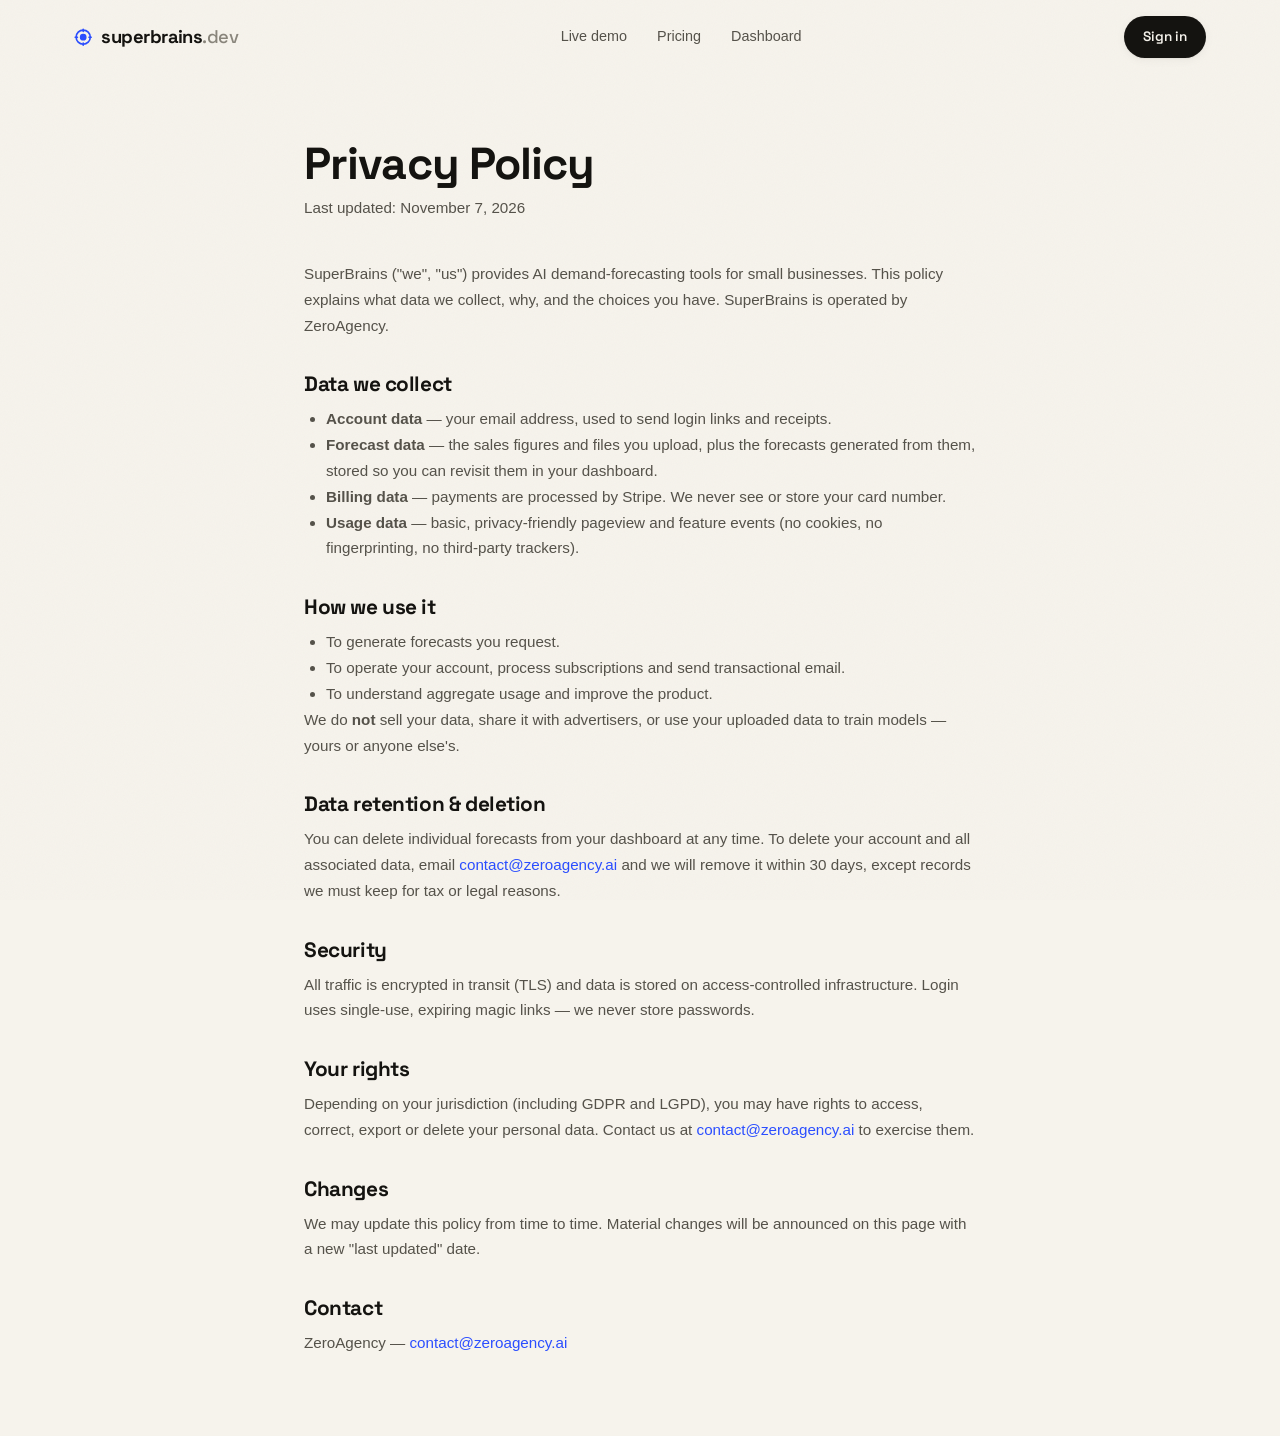
<file: privacy.html>
<!DOCTYPE html>
<html lang="en">
<head>
  <meta charset="UTF-8" />
  <meta name="viewport" content="width=device-width, initial-scale=1.0" />
  <title>Privacy Policy — SuperBrains</title>
  <meta name="description" content="How SuperBrains collects, uses and protects your data." />
  <link rel="icon" href="data:image/svg+xml,<svg xmlns='http://www.w3.org/2000/svg' viewBox='0 0 24 24'><circle cx='12' cy='12' r='9' fill='none' stroke='%232f5bff' stroke-width='2'/><circle cx='12' cy='12' r='3' fill='%232f5bff'/></svg>" />
  <link rel="preconnect" href="https://fonts.googleapis.com" />
  <link rel="preconnect" href="https://fonts.gstatic.com" crossorigin />
  <link href="https://fonts.googleapis.com/css2?family=Space+Grotesk:wght@400;500;600;700&family=Instrument+Serif:ital@0;1&display=swap" rel="stylesheet" />
  <link rel="stylesheet" href="styles.css" />
  <style>
    .legal { padding: 140px 0 80px; }
    .legal__body { max-width: 720px; }
    .legal h1 { font-family: var(--font-display); font-size: clamp(2rem,4vw,2.8rem); letter-spacing:-.02em; margin-bottom: 8px; }
    .legal h2 { font-family: var(--font-display); font-size: 1.3rem; margin: 36px 0 10px; }
    .legal p, .legal li { color: var(--ink-soft); line-height: 1.7; font-size: .95rem; }
    .legal ul { padding-left: 22px; }
    .legal a { color: var(--blue); }
    .legal__updated { color: var(--ink-faint); font-size: .85rem; margin-bottom: 40px; }
  </style>
</head>
<body>
  <svg width="0" height="0" style="position:absolute" aria-hidden="true" focusable="false"><defs><symbol id="i-mark" viewBox="0 0 24 24"><circle cx="12" cy="12" r="9.2" fill="none" stroke="currentColor" stroke-width="2.2"/><circle cx="12" cy="12" r="3.4" fill="currentColor"/><path d="M12 1.5v3M12 19.5v3M1.5 12h3M19.5 12h3" stroke="currentColor" stroke-width="2" stroke-linecap="round"/></symbol></defs></svg>
  <header class="nav">
    <div class="container nav__inner">
      <a href="index.html" class="brand"><svg class="icon brand__mark" aria-hidden="true"><use href="#i-mark"/></svg><span class="brand__name">superbrains<em>.dev</em></span></a>
      <nav class="nav__links"><a href="index.html#demo">Live demo</a><a href="index.html#pricing">Pricing</a><a href="app.html">Dashboard</a></nav>
      <div class="nav__cta"><a href="app.html" class="btn btn--primary">Sign in</a></div>
    </div>
  </header>

  <main class="legal">
    <div class="container legal__body">
      <h1>Privacy Policy</h1>
      <p class="legal__updated">Last updated: November 7, 2026</p>

      <p>SuperBrains ("we", "us") provides AI demand-forecasting tools for small businesses.
      This policy explains what data we collect, why, and the choices you have. SuperBrains
      is operated by ZeroAgency.</p>

      <h2>Data we collect</h2>
      <ul>
        <li><strong>Account data</strong> — your email address, used to send login links and receipts.</li>
        <li><strong>Forecast data</strong> — the sales figures and files you upload, plus the forecasts generated from them, stored so you can revisit them in your dashboard.</li>
        <li><strong>Billing data</strong> — payments are processed by Stripe. We never see or store your card number.</li>
        <li><strong>Usage data</strong> — basic, privacy-friendly pageview and feature events (no cookies, no fingerprinting, no third-party trackers).</li>
      </ul>

      <h2>How we use it</h2>
      <ul>
        <li>To generate forecasts you request.</li>
        <li>To operate your account, process subscriptions and send transactional email.</li>
        <li>To understand aggregate usage and improve the product.</li>
      </ul>
      <p>We do <strong>not</strong> sell your data, share it with advertisers, or use your
      uploaded data to train models — yours or anyone else's.</p>

      <h2>Data retention &amp; deletion</h2>
      <p>You can delete individual forecasts from your dashboard at any time. To delete your
      account and all associated data, email <a href="mailto:contact@zeroagency.ai">contact@zeroagency.ai</a>
      and we will remove it within 30 days, except records we must keep for tax or legal reasons.</p>

      <h2>Security</h2>
      <p>All traffic is encrypted in transit (TLS) and data is stored on access-controlled
      infrastructure. Login uses single-use, expiring magic links — we never store passwords.</p>

      <h2>Your rights</h2>
      <p>Depending on your jurisdiction (including GDPR and LGPD), you may have rights to
      access, correct, export or delete your personal data. Contact us at
      <a href="mailto:contact@zeroagency.ai">contact@zeroagency.ai</a> to exercise them.</p>

      <h2>Changes</h2>
      <p>We may update this policy from time to time. Material changes will be announced
      on this page with a new "last updated" date.</p>

      <h2>Contact</h2>
      <p>ZeroAgency — <a href="mailto:contact@zeroagency.ai">contact@zeroagency.ai</a></p>
    </div>
  </main>
</body>
</html>
</file>
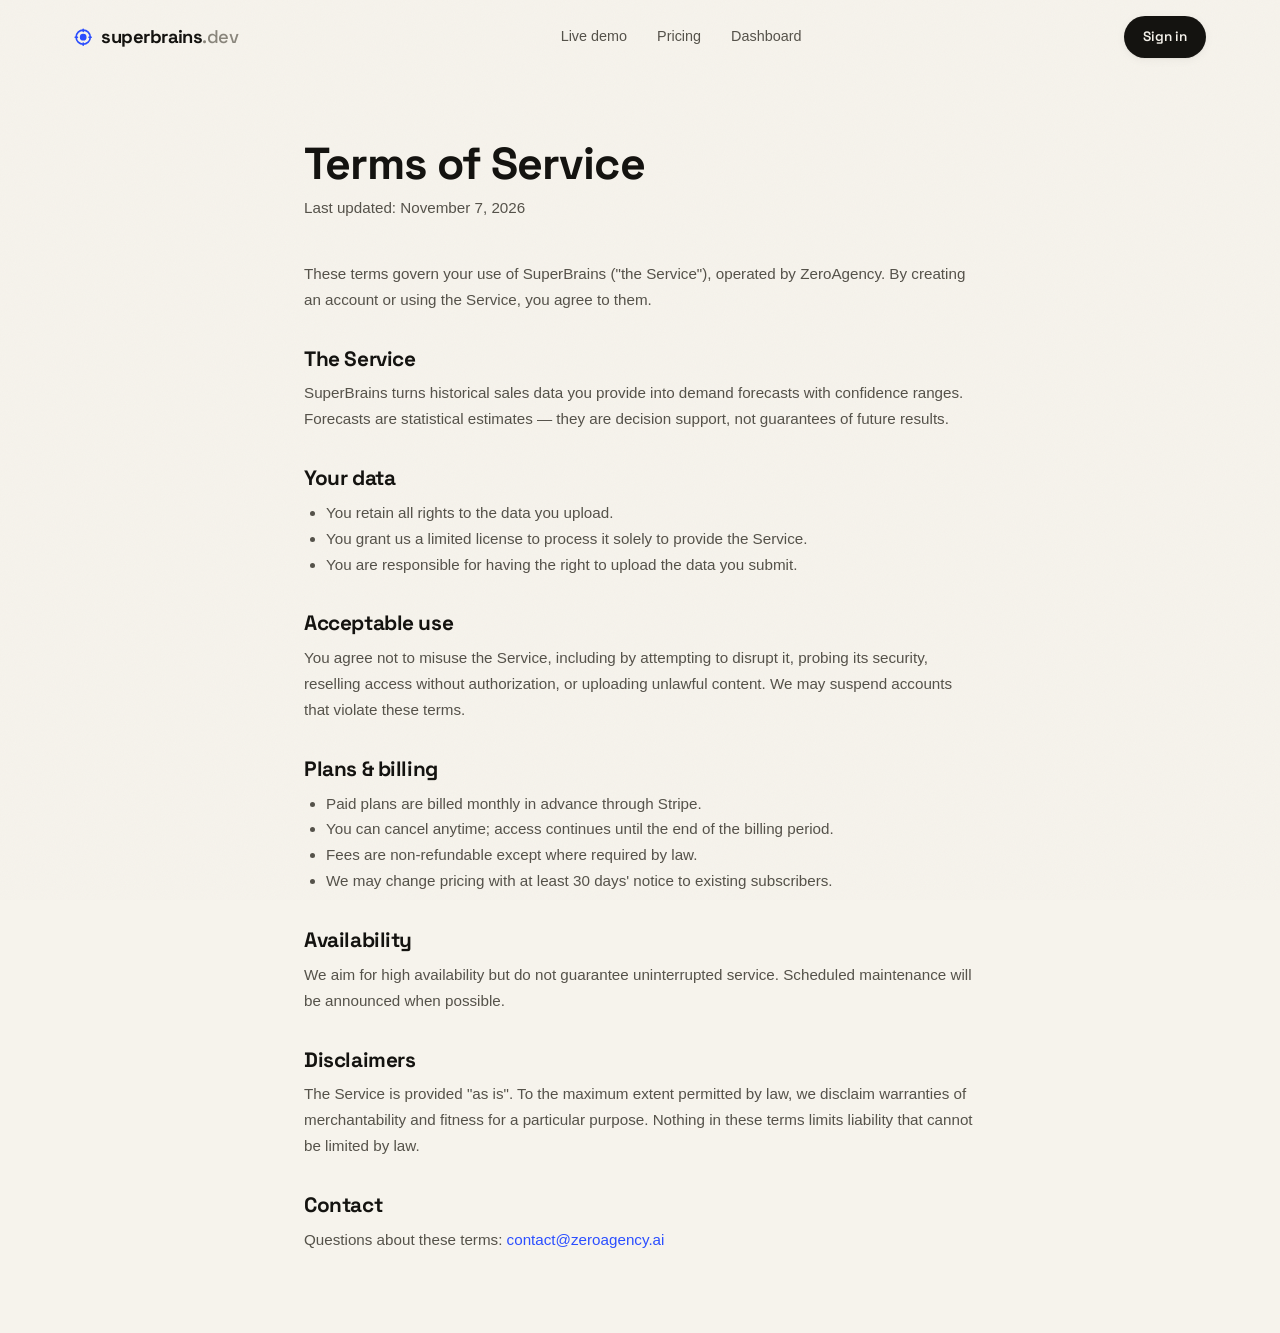
<file: terms.html>
<!DOCTYPE html>
<html lang="en">
<head>
  <meta charset="UTF-8" />
  <meta name="viewport" content="width=device-width, initial-scale=1.0" />
  <title>Terms of Service — SuperBrains</title>
  <meta name="description" content="Terms of service for SuperBrains demand forecasting." />
  <link rel="icon" href="data:image/svg+xml,<svg xmlns='http://www.w3.org/2000/svg' viewBox='0 0 24 24'><circle cx='12' cy='12' r='9' fill='none' stroke='%232f5bff' stroke-width='2'/><circle cx='12' cy='12' r='3' fill='%232f5bff'/></svg>" />
  <link rel="preconnect" href="https://fonts.googleapis.com" />
  <link rel="preconnect" href="https://fonts.gstatic.com" crossorigin />
  <link href="https://fonts.googleapis.com/css2?family=Space+Grotesk:wght@400;500;600;700&family=Instrument+Serif:ital@0;1&display=swap" rel="stylesheet" />
  <link rel="stylesheet" href="styles.css" />
  <style>
    .legal { padding: 140px 0 80px; }
    .legal__body { max-width: 720px; }
    .legal h1 { font-family: var(--font-display); font-size: clamp(2rem,4vw,2.8rem); letter-spacing:-.02em; margin-bottom: 8px; }
    .legal h2 { font-family: var(--font-display); font-size: 1.3rem; margin: 36px 0 10px; }
    .legal p, .legal li { color: var(--ink-soft); line-height: 1.7; font-size: .95rem; }
    .legal ul { padding-left: 22px; }
    .legal a { color: var(--blue); }
    .legal__updated { color: var(--ink-faint); font-size: .85rem; margin-bottom: 40px; }
  </style>
</head>
<body>
  <svg width="0" height="0" style="position:absolute" aria-hidden="true" focusable="false"><defs><symbol id="i-mark" viewBox="0 0 24 24"><circle cx="12" cy="12" r="9.2" fill="none" stroke="currentColor" stroke-width="2.2"/><circle cx="12" cy="12" r="3.4" fill="currentColor"/><path d="M12 1.5v3M12 19.5v3M1.5 12h3M19.5 12h3" stroke="currentColor" stroke-width="2" stroke-linecap="round"/></symbol></defs></svg>
  <header class="nav">
    <div class="container nav__inner">
      <a href="index.html" class="brand"><svg class="icon brand__mark" aria-hidden="true"><use href="#i-mark"/></svg><span class="brand__name">superbrains<em>.dev</em></span></a>
      <nav class="nav__links"><a href="index.html#demo">Live demo</a><a href="index.html#pricing">Pricing</a><a href="app.html">Dashboard</a></nav>
      <div class="nav__cta"><a href="app.html" class="btn btn--primary">Sign in</a></div>
    </div>
  </header>

  <main class="legal">
    <div class="container legal__body">
      <h1>Terms of Service</h1>
      <p class="legal__updated">Last updated: November 7, 2026</p>

      <p>These terms govern your use of SuperBrains ("the Service"), operated by ZeroAgency.
      By creating an account or using the Service, you agree to them.</p>

      <h2>The Service</h2>
      <p>SuperBrains turns historical sales data you provide into demand forecasts with
      confidence ranges. Forecasts are statistical estimates — they are decision support,
      not guarantees of future results.</p>

      <h2>Your data</h2>
      <ul>
        <li>You retain all rights to the data you upload.</li>
        <li>You grant us a limited license to process it solely to provide the Service.</li>
        <li>You are responsible for having the right to upload the data you submit.</li>
      </ul>

      <h2>Acceptable use</h2>
      <p>You agree not to misuse the Service, including by attempting to disrupt it,
      probing its security, reselling access without authorization, or uploading unlawful
      content. We may suspend accounts that violate these terms.</p>

      <h2>Plans &amp; billing</h2>
      <ul>
        <li>Paid plans are billed monthly in advance through Stripe.</li>
        <li>You can cancel anytime; access continues until the end of the billing period.</li>
        <li>Fees are non-refundable except where required by law.</li>
        <li>We may change pricing with at least 30 days' notice to existing subscribers.</li>
      </ul>

      <h2>Availability</h2>
      <p>We aim for high availability but do not guarantee uninterrupted service.
      Scheduled maintenance will be announced when possible.</p>

      <h2>Disclaimers</h2>
      <p>The Service is provided "as is". To the maximum extent permitted by law, we
      disclaim warranties of merchantability and fitness for a particular purpose.
      Nothing in these terms limits liability that cannot be limited by law.</p>

      <h2>Contact</h2>
      <p>Questions about these terms: <a href="mailto:contact@zeroagency.ai">contact@zeroagency.ai</a></p>
    </div>
  </main>
</body>
</html>
</file>
<file: styles.css>
/* ══════════════════════════════════════════════════
   SuperBrains — superbrains.dev
   Paper-light, warm, confident. Electric blue accent.
   ══════════════════════════════════════════════════ */

:root {
  --paper: #f6f3ec;
  --paper-2: #efeae0;
  --card: #fffdf8;
  --ink: #141310;
  --ink-soft: #55524a;
  --ink-faint: #8a867c;
  --line: #e4ded1;
  --blue: #2b4eff;
  --blue-deep: #1a33cc;
  --lime: #c8f542;
  --coral: #ff6b4a;
  --dark: #101014;
  --dark-2: #17171d;
  --dark-line: #2a2a33;
  --radius: 20px;
  --font-display: "Space Grotesk", sans-serif;
  --font-body: "Inter", sans-serif;
  --font-serif: "Instrument Serif", serif;
  --font-mono: "JetBrains Mono", monospace;
  --shadow-sm: 0 1px 2px rgba(16,15,13,.05), 0 2px 10px rgba(16,15,13,.05);
  --shadow-md: 0 2px 6px rgba(16,15,13,.06), 0 16px 48px -12px rgba(16,15,13,.16);
  --shadow-lg: 0 4px 14px rgba(16,15,13,.08), 0 40px 90px -24px rgba(16,15,13,.24);
}

* { margin: 0; padding: 0; box-sizing: border-box; }
html { scroll-behavior: smooth; }
body {
  font-family: var(--font-body);
  background: var(--paper);
  color: var(--ink);
  line-height: 1.6;
  -webkit-font-smoothing: antialiased;
  overflow-x: hidden;
}
::selection { background: var(--blue); color: #fff; }
a { color: inherit; text-decoration: none; }

/* film grain overlay */
body::after {
  content: ""; position: fixed; inset: 0; z-index: 200; pointer-events: none;
  opacity: .035; mix-blend-mode: multiply;
  background-image: url("data:image/svg+xml,%3Csvg xmlns='http://www.w3.org/2000/svg' width='160' height='160'%3E%3Cfilter id='n'%3E%3CfeTurbulence type='fractalNoise' baseFrequency='0.9' numOctaves='2'/%3E%3C/filter%3E%3Crect width='160' height='160' filter='url(%23n)'/%3E%3C/svg%3E");
}

/* scroll progress */
#scrollProgress {
  position: fixed; top: 0; left: 0; height: 3px; width: 0%;
  background: linear-gradient(90deg, var(--blue), var(--lime));
  z-index: 300; transition: width .1s linear;
}
.container { max-width: 1180px; margin: 0 auto; padding: 0 24px; }
.container--narrow { max-width: 780px; }

h1, h2, h3 { font-family: var(--font-display); line-height: 1.05; letter-spacing: -0.02em; }
h2 { font-size: clamp(2rem, 4.5vw, 3.4rem); font-weight: 700; }
h2 em, .hero__title em, .cta h2 em { font-family: var(--font-serif); font-style: italic; font-weight: 400; color: var(--blue); }
.eyebrow {
  display: flex; align-items: center; gap: 12px;
  font-family: var(--font-mono); font-size: .78rem; letter-spacing: .14em;
  text-transform: uppercase; color: var(--blue); margin-bottom: 14px;
}
.eyebrow::before { content: ""; width: 30px; height: 2px; background: var(--blue); border-radius: 2px; }
.section__sub { color: var(--ink-soft); max-width: 560px; margin-top: 16px; font-size: 1.05rem; }
.section { padding: 110px 0; }
.section--tint { background: var(--paper-2); }
.section__head { margin-bottom: 56px; }

/* ── Buttons ─────────────────────────────── */
.btn {
  display: inline-flex; align-items: center; gap: 8px;
  font-family: var(--font-display); font-weight: 600; font-size: .95rem;
  padding: 12px 22px; border-radius: 999px; border: 1.5px solid transparent;
  cursor: pointer; transition: transform .18s ease, box-shadow .18s ease, background .18s ease;
  white-space: nowrap;
}
.btn:hover { transform: translateY(-2px); }
.btn:active { transform: translateY(0); }
.btn { position: relative; overflow: hidden; }
.btn::after {
  content: ""; position: absolute; top: 0; left: -80%;
  width: 50%; height: 100%;
  background: linear-gradient(105deg, transparent, rgba(255,255,255,.35), transparent);
  transform: skewX(-20deg); transition: left .5s ease;
}
.btn:hover::after { left: 130%; }
.btn--primary { background: var(--ink); color: var(--paper); box-shadow: var(--shadow-sm); }
.btn--primary:hover { background: var(--blue); box-shadow: 0 10px 30px rgba(43,78,255,.35); }
.btn--outline { border-color: var(--ink); color: var(--ink); background: transparent; }
.btn--outline:hover { background: var(--ink); color: var(--paper); }
.btn--ghost { color: var(--ink-soft); }
.btn--ghost:hover { color: var(--ink); }
.btn--lg { padding: 16px 30px; font-size: 1.02rem; }
.btn--sm { padding: 9px 18px; font-size: .85rem; }
.btn--block { width: 100%; justify-content: center; }
.btn--light { background: var(--lime); color: var(--ink); }
.btn--light:hover { box-shadow: 0 12px 40px rgba(200,245,66,.4); }
.btn__play { font-size: .7rem; }

/* ── Nav ─────────────────────────────────── */
.nav {
  position: fixed; top: 0; left: 0; right: 0; z-index: 100;
  transition: background .3s ease, box-shadow .3s ease, backdrop-filter .3s ease;
}
.nav.is-scrolled {
  background: rgba(246,243,236,.85);
  backdrop-filter: blur(14px);
  -webkit-backdrop-filter: blur(14px);
  box-shadow: 0 1px 0 var(--line);
}
.nav__inner {
  max-width: 1180px; margin: 0 auto; padding: 16px 24px;
  display: flex; align-items: center; justify-content: space-between; gap: 24px;
}
/* ── Icons ────────────────────────────────── */
.icon {
  width: 1.15em; height: 1.15em; flex-shrink: 0;
  display: inline-block; vertical-align: -0.22em;
  fill: none; stroke: currentColor; stroke-width: 2;
  stroke-linecap: round; stroke-linejoin: round;
}
.icon--mark { width: 26px; height: 26px; color: var(--blue); }
.feature__icon .icon, .step__icon .icon { width: 24px; height: 24px; }
.btn__play.icon { width: 11px; height: 11px; }

/* letter avatars (replacing emoji) */
.av {
  display: inline-grid; place-items: center;
  font-family: var(--font-display); font-weight: 700;
  color: #fff; letter-spacing: .02em;
}
.av--b { background: linear-gradient(135deg, #f59e0b, #d97706); }
.av--c { background: linear-gradient(135deg, #8b5cf6, #6d28d9); }
.av--s { background: linear-gradient(135deg, #ec4899, #be185d); }
.av--r { background: linear-gradient(135deg, #ef4444, #b91c1c); }
.av--f { background: linear-gradient(135deg, #14b8a6, #0f766e); }

.brand { display: inline-flex; align-items: center; gap: 9px; font-family: var(--font-display); }
.brand__mark { color: var(--blue); display: inline-flex; }
.brand__name { font-weight: 700; font-size: 1.15rem; letter-spacing: -0.03em; }
.brand__name em { font-style: normal; color: var(--ink-faint); font-weight: 500; }
.nav__links { display: flex; gap: 30px; }
.nav__links a { font-size: .9rem; font-weight: 500; color: var(--ink-soft); transition: color .15s; }
.nav__links a:hover { color: var(--ink); }
.nav__cta { display: flex; gap: 8px; align-items: center; }
.nav__cta .btn { padding: 9px 18px; font-size: .85rem; }

/* ── Hero ────────────────────────────────── */
.hero { position: relative; padding: 190px 0 100px; overflow: hidden; }
.hero__bg { position: absolute; inset: 0; pointer-events: none; }
.hero__orb { position: absolute; border-radius: 50%; filter: blur(90px); opacity: .5; }
.hero__orb--1 { width: 560px; height: 560px; background: var(--lime); top: -180px; right: -120px; }
.hero__orb--2 { width: 480px; height: 480px; background: #bcd4ff; bottom: -160px; left: -140px; animation: orbDrift 14s ease-in-out infinite alternate; }
@keyframes orbDrift { to { transform: translate(40px, 30px) scale(1.06); } }
.hero__chart { position: absolute; bottom: 0; left: 0; width: 100%; height: 320px; color: var(--blue); }
.hero__grid {
  position: relative; display: grid; grid-template-columns: 1.05fr .95fr;
  gap: 64px; align-items: center;
}
.pill {
  display: inline-flex; align-items: center; gap: 9px;
  background: var(--card); border: 1px solid var(--line);
  padding: 7px 16px; border-radius: 999px; font-size: .82rem;
  font-weight: 500; color: var(--ink-soft); box-shadow: var(--shadow-sm);
  margin-bottom: 28px;
}
.pill__dot { width: 8px; height: 8px; border-radius: 50%; background: #22c55e; animation: pulse 2s infinite; }
@keyframes pulse { 50% { opacity: .35; } }
.hero__copy > * {
  animation: heroUp 1s cubic-bezier(.22,1,.36,1) both;
}
.hero__copy > *:nth-child(1) { animation-delay: .05s; }
.hero__copy > *:nth-child(2) { animation-delay: .15s; }
.hero__copy > *:nth-child(3) { animation-delay: .28s; }
.hero__copy > *:nth-child(4) { animation-delay: .42s; }
.hero__copy > *:nth-child(5) { animation-delay: .56s; }
@keyframes heroUp {
  from { opacity: 0; transform: translateY(34px); }
  to { opacity: 1; transform: none; }
}
.hero__title { font-size: clamp(2.8rem, 6vw, 4.8rem); font-weight: 700; margin-bottom: 26px; }
.hero__title .w { display: inline-block; }
.hero__title em { display: inline-block; }
.hero__sub { font-size: 1.15rem; color: var(--ink-soft); max-width: 520px; margin-bottom: 36px; }
.hero__actions { display: flex; gap: 14px; flex-wrap: wrap; margin-bottom: 36px; }
.hero__meta { display: flex; align-items: center; gap: 14px; color: var(--ink-faint); font-size: .9rem; }
.hero__meta strong { color: var(--ink); }
.hero__avatars { display: flex; }
.hero__avatars .av {
  width: 34px; height: 34px; border-radius: 50%; font-size: 13px;
  border: 2px solid var(--paper); margin-left: -10px;
  box-shadow: var(--shadow-sm);
}
.hero__avatars .av:first-child { margin-left: 0; }

/* Forecast card (hero) */
.hero__visual { position: relative; }
.forecast-card {
  background: var(--dark); border-radius: var(--radius); padding: 26px;
  box-shadow: var(--shadow-lg); position: relative; overflow: hidden;
  border: 1px solid var(--dark-line);
  transform-style: preserve-3d; transition: transform .25s ease;
  will-change: transform;
}
.forecast-card::before {
  content: ""; position: absolute; inset: 0;
  background: radial-gradient(600px 200px at 80% -10%, rgba(43,78,255,.25), transparent 60%);
  pointer-events: none;
}
.forecast-card__head { display: flex; justify-content: space-between; align-items: flex-start; margin-bottom: 18px; position: relative; }
.forecast-card__label { font-family: var(--font-mono); font-size: .7rem; letter-spacing: .12em; text-transform: uppercase; color: #8b8b98; }
.forecast-card__title { font-family: var(--font-display); font-weight: 600; color: #f2f2f5; font-size: 1.05rem; }
.forecast-card__badge {
  font-family: var(--font-mono); font-size: .72rem; font-weight: 500;
  background: rgba(200,245,66,.12); color: var(--lime);
  border: 1px solid rgba(200,245,66,.3); padding: 5px 11px; border-radius: 999px;
  white-space: nowrap;
}
#heroChart { width: 100%; height: auto; display: block; position: relative; }
.forecast-card__foot {
  display: grid; grid-template-columns: repeat(3, 1fr); gap: 12px;
  margin-top: 18px; padding-top: 18px; border-top: 1px solid var(--dark-line);
  position: relative;
}
.fc-stat { display: flex; flex-direction: column; gap: 2px; }
.fc-stat__k { font-size: .68rem; color: #8b8b98; text-transform: uppercase; letter-spacing: .08em; font-family: var(--font-mono); }
.fc-stat__v { font-family: var(--font-display); font-weight: 700; color: #f2f2f5; font-size: 1.15rem; }
.fc-stat__v--ok { color: var(--lime); }

.float-chip {
  position: absolute; background: var(--card); border-radius: 14px;
  padding: 12px 18px; font-size: .82rem; font-weight: 500;
  box-shadow: var(--shadow-md); border: 1px solid var(--line);
  animation: float 5s ease-in-out infinite;
}
.float-chip--1 { top: -18px; right: -14px; }
.float-chip--2 { bottom: -18px; left: -14px; animation-delay: 2.5s; }
@keyframes float { 50% { transform: translateY(-8px); } }

/* ── Marquee ─────────────────────────────── */
.marquee {
  border-top: 1px solid var(--line); border-bottom: 1px solid var(--line);
  background: var(--card); padding: 22px 0; overflow: hidden;
}
.marquee__track {
  display: flex; align-items: center; gap: 44px; width: max-content;
  animation: marquee 30s linear infinite;
}
.marquee:hover .marquee__track { animation-play-state: paused; }
.marquee__track span { font-family: var(--font-display); font-weight: 600; font-size: 1.05rem; color: var(--ink-faint); white-space: nowrap; transition: color .2s; }
.marquee__track span:hover { color: var(--ink); }
.marquee__track i { color: var(--blue); font-style: normal; }
@keyframes marquee { to { transform: translateX(-50%); } }

/* ── Demo ────────────────────────────────── */
.demo {
  background: var(--dark); border-radius: 28px; overflow: hidden;
  box-shadow: var(--shadow-lg); border: 1px solid var(--dark-line);
}
.demo__picker {
  display: flex; gap: 8px; padding: 18px 22px 0; flex-wrap: wrap;
  border-bottom: 1px solid var(--dark-line);
}
.demo__tab {
  position: relative;
  background: transparent; border: none; color: #8b8b98;
  font-family: var(--font-display); font-weight: 600; font-size: .9rem;
  padding: 12px 18px; cursor: pointer; border-radius: 12px 12px 0 0;
  border-bottom: 2px solid transparent; transition: all .18s;
}
.demo__tab:hover { color: #e8e8ee; }
.demo__tab.is-active { color: #fff; border-bottom-color: var(--lime); background: rgba(255,255,255,.04); }
.demo__tab.is-active::after {
  content: ""; position: absolute; left: 18px; right: 18px; bottom: -2px;
  height: 2px; background: var(--lime); border-radius: 2px;
  animation: tabGlow 2s ease-in-out infinite;
}
@keyframes tabGlow { 50% { opacity: .45; } }
.demo__body { display: grid; grid-template-columns: 1.6fr 1fr; min-height: 420px; }
.demo__chart-wrap { padding: 28px 28px 20px; position: relative; }
#demoChart { width: 100%; height: auto; display: block; }
.demo__legend {
  display: flex; gap: 22px; padding: 0 28px 24px; flex-wrap: wrap;
  font-size: .78rem; color: #9a9aa5; font-family: var(--font-mono);
}
.dot { display: inline-block; width: 10px; height: 10px; border-radius: 3px; margin-right: 7px; vertical-align: -1px; }
.dot--hist { background: #5b8cff; }
.dot--fc { background: var(--lime); }
.dot--band { background: rgba(200,245,66,.25); border: 1px solid rgba(200,245,66,.5); }
.demo__insight {
  border-left: 1px solid var(--dark-line); padding: 28px;
  display: flex; flex-direction: column; gap: 20px;
}
.demo__insight-label {
  font-family: var(--font-mono); font-size: .7rem; letter-spacing: .12em;
  text-transform: uppercase; color: #8b8b98;
}
.demo__insight-list { list-style: none; display: flex; flex-direction: column; gap: 14px; flex: 1; }
.demo__insight-list li {
  background: rgba(255,255,255,.04); border: 1px solid var(--dark-line);
  border-radius: 14px; padding: 14px 16px; font-size: .88rem; color: #d6d6de;
  display: flex; gap: 12px; align-items: flex-start;
  animation: insightIn .4s ease both;
}
@keyframes insightIn { from { opacity: 0; transform: translateY(8px); } }
.demo__insight-list li::before { content: "→"; color: var(--lime); font-weight: 700; flex-shrink: 0; }
.demo__insight-cta {
  border-top: 1px solid var(--dark-line); padding-top: 20px;
  display: flex; flex-direction: column; gap: 14px;
}
.demo__insight-cta p { font-size: .88rem; color: #9a9aa5; }
.demo__insight-cta em { color: var(--lime); font-style: normal; font-weight: 600; }

/* ── Features ────────────────────────────── */
.features { display: grid; grid-template-columns: repeat(3, 1fr); gap: 20px; }
.feature {
  background: var(--card); border: 1px solid var(--line); border-radius: var(--radius);
  padding: 30px; box-shadow: var(--shadow-sm);
  transition: transform .3s cubic-bezier(.22,1,.36,1), box-shadow .3s ease;
}
.feature:hover { transform: translateY(-6px); box-shadow: var(--shadow-md); }
.feature:hover .feature__icon { transform: rotate(-8deg) scale(1.08); }
.feature__icon { transition: transform .3s cubic-bezier(.22,1,.36,1); }
.feature__icon {
  width: 52px; height: 52px; border-radius: 14px; background: var(--paper-2);
  display: grid; place-items: center; color: var(--blue); margin-bottom: 20px;
  transition: transform .3s cubic-bezier(.22,1,.36,1), background .3s ease;
}
.feature:hover .feature__icon { background: #e2e9ff; }
.feature h3 { font-size: 1.15rem; margin-bottom: 10px; }
.feature p { color: var(--ink-soft); font-size: .93rem; }

/* ── Steps ───────────────────────────────── */
.steps { display: flex; align-items: stretch; gap: 20px; }
.step {
  flex: 1; background: var(--card); border: 1px solid var(--line);
  border-radius: var(--radius); padding: 34px 28px; position: relative;
  box-shadow: var(--shadow-sm);
}
.step__num {
  font-family: var(--font-mono); font-size: .8rem; color: var(--blue);
  letter-spacing: .1em; position: absolute; top: 24px; right: 26px;
}
.step__icon { color: var(--blue); margin-bottom: 18px; display: flex; }
.step h3 { font-size: 1.2rem; margin-bottom: 10px; }
.step p { color: var(--ink-soft); font-size: .93rem; }
.step__arrow { align-self: center; font-size: 1.6rem; color: var(--ink-faint); flex-shrink: 0; }

/* ── Stats ───────────────────────────────── */
.stats { background: var(--ink); color: var(--paper); padding: 80px 0; }
.stats__grid { display: grid; grid-template-columns: repeat(4, 1fr); gap: 40px; text-align: center; }
.stat__num { font-family: var(--font-display); font-size: clamp(2.6rem, 5vw, 4rem); font-weight: 700; color: var(--lime); display: block; line-height: 1; }
.stat__suffix { font-family: var(--font-display); font-size: 1.6rem; color: var(--lime); }
.stat p { margin-top: 10px; color: #a9a6a0; font-size: .92rem; max-width: 220px; margin-left: auto; margin-right: auto; }

/* ── Quotes ──────────────────────────────── */
.quotes { display: grid; grid-template-columns: repeat(3, 1fr); gap: 20px; }
.quote {
  background: var(--card); border: 1px solid var(--line); border-radius: var(--radius);
  padding: 32px; box-shadow: var(--shadow-sm); display: flex; flex-direction: column; gap: 26px;
  transition: transform .3s cubic-bezier(.22,1,.36,1), box-shadow .3s ease;
}
.quote:hover { transform: translateY(-5px); box-shadow: var(--shadow-md); }
.quote blockquote { font-size: 1.05rem; line-height: 1.55; flex: 1; }
.quote figcaption { display: flex; align-items: center; gap: 13px; }
.quote__avatar {
  width: 44px; height: 44px; border-radius: 50%;
  display: grid; place-items: center; font-size: .8rem; flex-shrink: 0;
  box-shadow: var(--shadow-sm);
}
.quote figcaption strong { display: block; font-size: .92rem; font-family: var(--font-display); }
.quote figcaption span { font-size: .8rem; color: var(--ink-faint); }

/* ── Pricing ─────────────────────────────── */
.pricing { display: grid; grid-template-columns: repeat(3, 1fr); gap: 20px; align-items: stretch; }
.price {
  background: var(--card); border: 1px solid var(--line); border-radius: var(--radius);
  padding: 36px 30px; display: flex; flex-direction: column; box-shadow: var(--shadow-sm);
  position: relative; transition: transform .3s cubic-bezier(.22,1,.36,1), box-shadow .3s ease;
}
.price:hover { transform: translateY(-5px); box-shadow: var(--shadow-md); }
.price--featured:hover { transform: translateY(-5px); }
.price--featured { border: 2px solid var(--ink); box-shadow: var(--shadow-md); transform: scale(1.02); }
.price__flag {
  position: absolute; top: -13px; left: 50%; transform: translateX(-50%);
  background: var(--lime); font-family: var(--font-mono); font-size: .7rem;
  font-weight: 600; letter-spacing: .08em; text-transform: uppercase;
  padding: 5px 14px; border-radius: 999px; white-space: nowrap;
}
.price h3 { font-size: 1.3rem; }
.price__desc { color: var(--ink-faint); font-size: .88rem; margin: 6px 0 24px; }
.price__amount { font-family: var(--font-display); font-size: 3rem; font-weight: 700; line-height: 1; margin-bottom: 28px; }
.price__amount span { font-size: 1.4rem; vertical-align: super; }
.price__amount small { font-size: 1rem; color: var(--ink-faint); font-weight: 500; }
.price ul { list-style: none; margin-bottom: 32px; flex: 1; }
.price li { padding: 9px 0; font-size: .92rem; color: var(--ink-soft); border-bottom: 1px dashed var(--line); }
.price li::before { content: "✓"; color: var(--blue); font-weight: 700; margin-right: 10px; }
.price li:last-child { border-bottom: none; }

/* ── FAQ ─────────────────────────────────── */
.faq { display: flex; flex-direction: column; gap: 12px; }
.faq__item {
  background: var(--card); border: 1px solid var(--line); border-radius: 16px;
  padding: 0; overflow: hidden;
}
.faq__item summary {
  list-style: none; cursor: pointer; padding: 22px 26px;
  font-family: var(--font-display); font-weight: 600; font-size: 1rem;
  display: flex; justify-content: space-between; align-items: center; gap: 16px;
}
.faq__item summary::-webkit-details-marker { display: none; }
.faq__item summary::after {
  content: "+"; font-size: 1.4rem; color: var(--blue); transition: transform .2s;
  flex-shrink: 0;
}
.faq__item[open] summary::after { transform: rotate(45deg); }
.faq__item p { padding: 0 26px 24px; color: var(--ink-soft); font-size: .95rem; max-width: 640px; }

/* ── CTA ─────────────────────────────────── */
.cta { background: var(--blue); color: #fff; padding: 120px 0; text-align: center; position: relative; overflow: hidden; }
.cta::before {
  content: ""; position: absolute; inset: 0;
  background: radial-gradient(700px 300px at 20% 0%, rgba(255,255,255,.14), transparent 60%),
             radial-gradient(700px 300px at 80% 100%, rgba(200,245,66,.18), transparent 60%);
}
.cta__inner { position: relative; display: flex; flex-direction: column; align-items: center; }
.cta h2 { color: #fff; font-size: clamp(2.2rem, 5vw, 3.8rem); margin-bottom: 18px; }
.cta h2 em { color: var(--lime); }
.cta p { color: rgba(255,255,255,.8); margin-bottom: 36px; font-size: 1.1rem; }
.cta__fine { margin-top: 20px !important; margin-bottom: 0 !important; font-size: .85rem !important; color: rgba(255,255,255,.6) !important; }

/* ── Footer ──────────────────────────────── */
.footer { background: var(--ink); color: #c9c6bf; padding: 70px 0 34px; }
.footer__grid { display: grid; grid-template-columns: 1.6fr 1fr 1fr 1fr; gap: 50px; padding-bottom: 50px; border-bottom: 1px solid #2a2a30; }
.footer .brand__name { color: #f2f2f5; }
.footer .brand__mark { color: var(--lime); }
.footer__brand p { font-size: .9rem; margin-top: 16px; max-width: 300px; color: #8f8c85; }
.footer__powered {
  display: inline-flex; flex-direction: column; margin-top: 22px;
  font-size: .78rem; color: #8f8c85; transition: color .2s;
}
.footer__powered:hover { color: #fff; }
.footer__powered strong { font-family: var(--font-display); color: #c9c6bf; font-size: .9rem; letter-spacing: -0.01em; }
.footer__powered span { font-family: var(--font-mono); font-size: .7rem; margin-top: 3px; }
.footer__col h4 { font-family: var(--font-display); color: #f2f2f5; font-size: .95rem; margin-bottom: 18px; }
.footer__col a { display: block; font-size: .9rem; padding: 6px 0; color: #8f8c85; transition: color .15s; }
.footer__col a:hover { color: #fff; }
.footer__base {
  display: flex; justify-content: space-between; align-items: center;
  padding-top: 28px; font-size: .82rem; color: #6b6963; flex-wrap: wrap; gap: 10px;
}

/* ── Demo upload bar ──────────────────────── */
.demo__uploadbar {
  display: flex; align-items: center; justify-content: space-between;
  gap: 18px; padding: 16px 22px; flex-wrap: wrap;
  border-bottom: 1px solid var(--dark-line);
  background: rgba(255,255,255,.02);
}
.demo__upload-info { display: flex; flex-direction: column; gap: 2px; }
.demo__upload-info strong { color: #f2f2f5; font-size: .9rem; font-family: var(--font-display); }
.demo__upload-info span { color: #8b8b98; font-size: .78rem; }
.demo__upload-actions { display: flex; align-items: center; gap: 10px; }
.demo__select {
  background: var(--dark-2); color: #d6d6de; border: 1px solid var(--dark-line);
  border-radius: 10px; padding: 8px 12px; font-family: var(--font-mono);
  font-size: .78rem; cursor: pointer; outline: none;
}
.demo__select:focus { border-color: var(--lime); }
.demo__status {
  display: none; padding: 10px 22px; font-size: .82rem;
  font-family: var(--font-mono); border-bottom: 1px solid var(--dark-line);
}
.demo__status.is-show { display: block; }
.demo__status.is-loading { color: var(--lime); }
.demo__status.is-error { color: #ff8a75; }
.demo__status.is-ok { color: #8be09a; }
.demo.is-busy .demo__body { opacity: .45; pointer-events: none; transition: opacity .2s; }
.demo__body { transition: opacity .2s; }

/* ── Reveal animations ───────────────────── */
.reveal { opacity: 0; transform: translateY(28px); transition: opacity .7s ease, transform .7s cubic-bezier(.22,1,.36,1); }
.reveal.is-visible { opacity: 1; transform: none; }
.reveal--delay { transition-delay: .12s; }

/* ── Responsive ──────────────────────────── */
@media (max-width: 1020px) {
  .hero__grid { grid-template-columns: 1fr; gap: 56px; }
  .hero__visual { max-width: 560px; }
  .features, .quotes, .pricing { grid-template-columns: 1fr 1fr; }
  .price--featured { transform: none; }
  .steps { flex-direction: column; }
  .step__arrow { transform: rotate(90deg); align-self: flex-start; margin-left: 30px; }
  .stats__grid { grid-template-columns: 1fr 1fr; gap: 36px; }
  .demo__body { grid-template-columns: 1fr; }
  .demo__insight { border-left: none; border-top: 1px solid var(--dark-line); }
  .footer__grid { grid-template-columns: 1fr 1fr; gap: 36px; }
}
@media (max-width: 640px) {
  .nav__links, .nav__cta .btn--ghost { display: none; }
  .section { padding: 76px 0; }
  .hero { padding: 150px 0 70px; }
  .features, .quotes, .pricing { grid-template-columns: 1fr; }
  .forecast-card__foot { grid-template-columns: 1fr 1fr; }
  .float-chip { display: none; }
  .footer__grid { grid-template-columns: 1fr; }
}

/* ── Reduced motion ──────────────────────── */
@media (prefers-reduced-motion: reduce) {
  *, *::before, *::after {
    animation-duration: .01ms !important;
    animation-iteration-count: 1 !important;
    transition-duration: .01ms !important;
    scroll-behavior: auto !important;
  }
}
</file>
